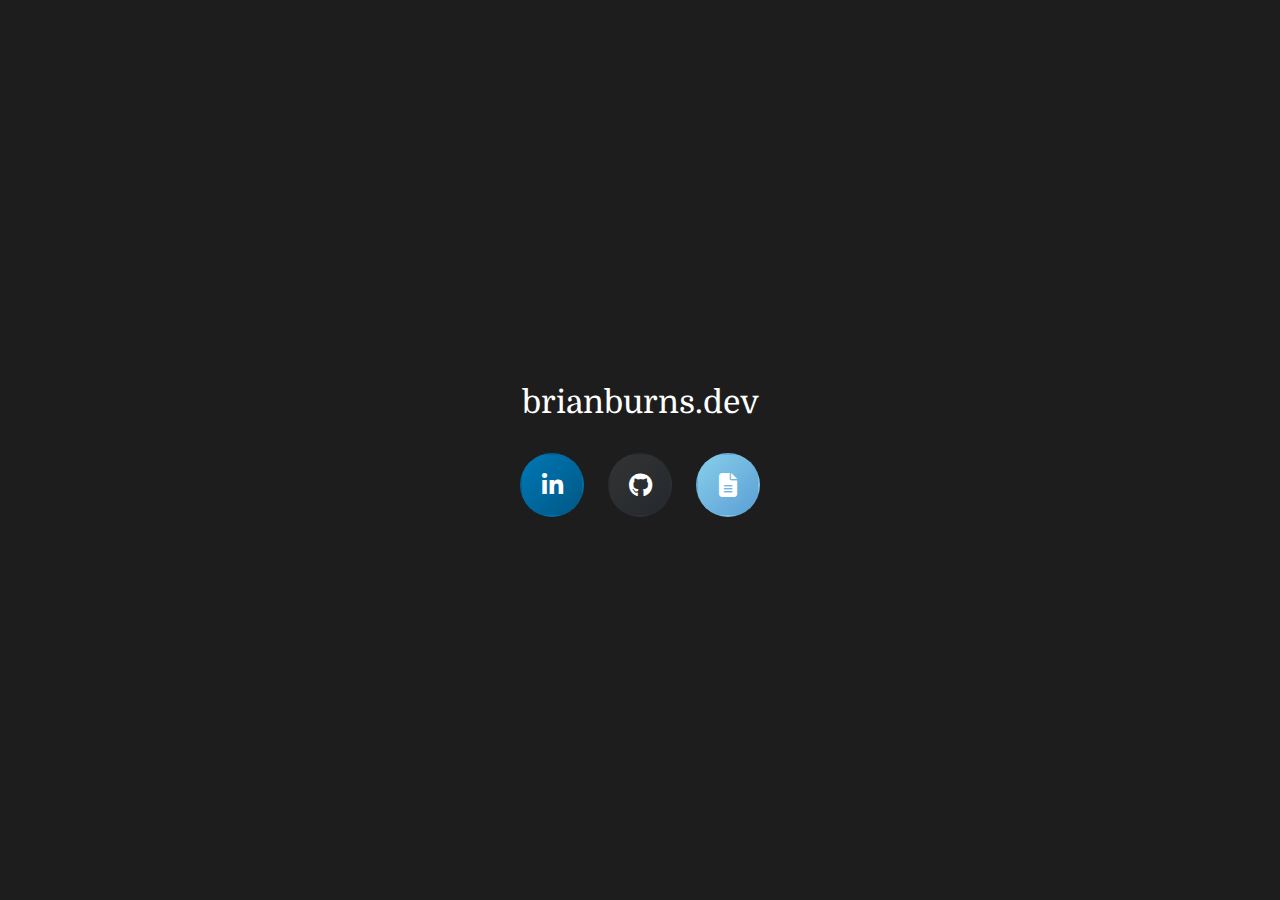
<file: index.html>
<!--   Brian Burns   - -
 - -   index.html    - -
 - - brianburns.dev  - -
 - - - - - - - - - - -->

<!DOCTYPE html>

<html>  <head>
    <meta charset="utf-8">

    <!-- Font Awesome Icons -->
    <link rel="stylesheet" href="css/fa.min.css">
    <link rel="stylesheet" href="css/solid.min.css">
    <link rel="stylesheet" href="css/brands.min.css">

    <!-- CSS -->
    <link rel="stylesheet" href="css/style.css" type="text/css">

    <title>brianburns.dev</title>
    <link rel="shortcut icon" href="favicon.ico"/>
  </head>
  <body>
    <div class="container">
      <div class="content">
        <span class="frontText">brianburns.dev</span>
        <div class="social-buttons">
          <a href="https://linkedin.com/in/brnbrns" target="_blank" class="social-btn linkedin">
            <i class="fab fa-linkedin-in"></i>
          </a>
          <a href="https://github.com/brnbrns" target="_blank" class="social-btn github">
            <i class="fab fa-github"></i>
          </a>
          <a href="resume.html" class="social-btn resume">
            <i class="fas fa-file-alt"></i>
          </a>
        </div>
      </div>
    </div>
  </body>
</html>
</file>
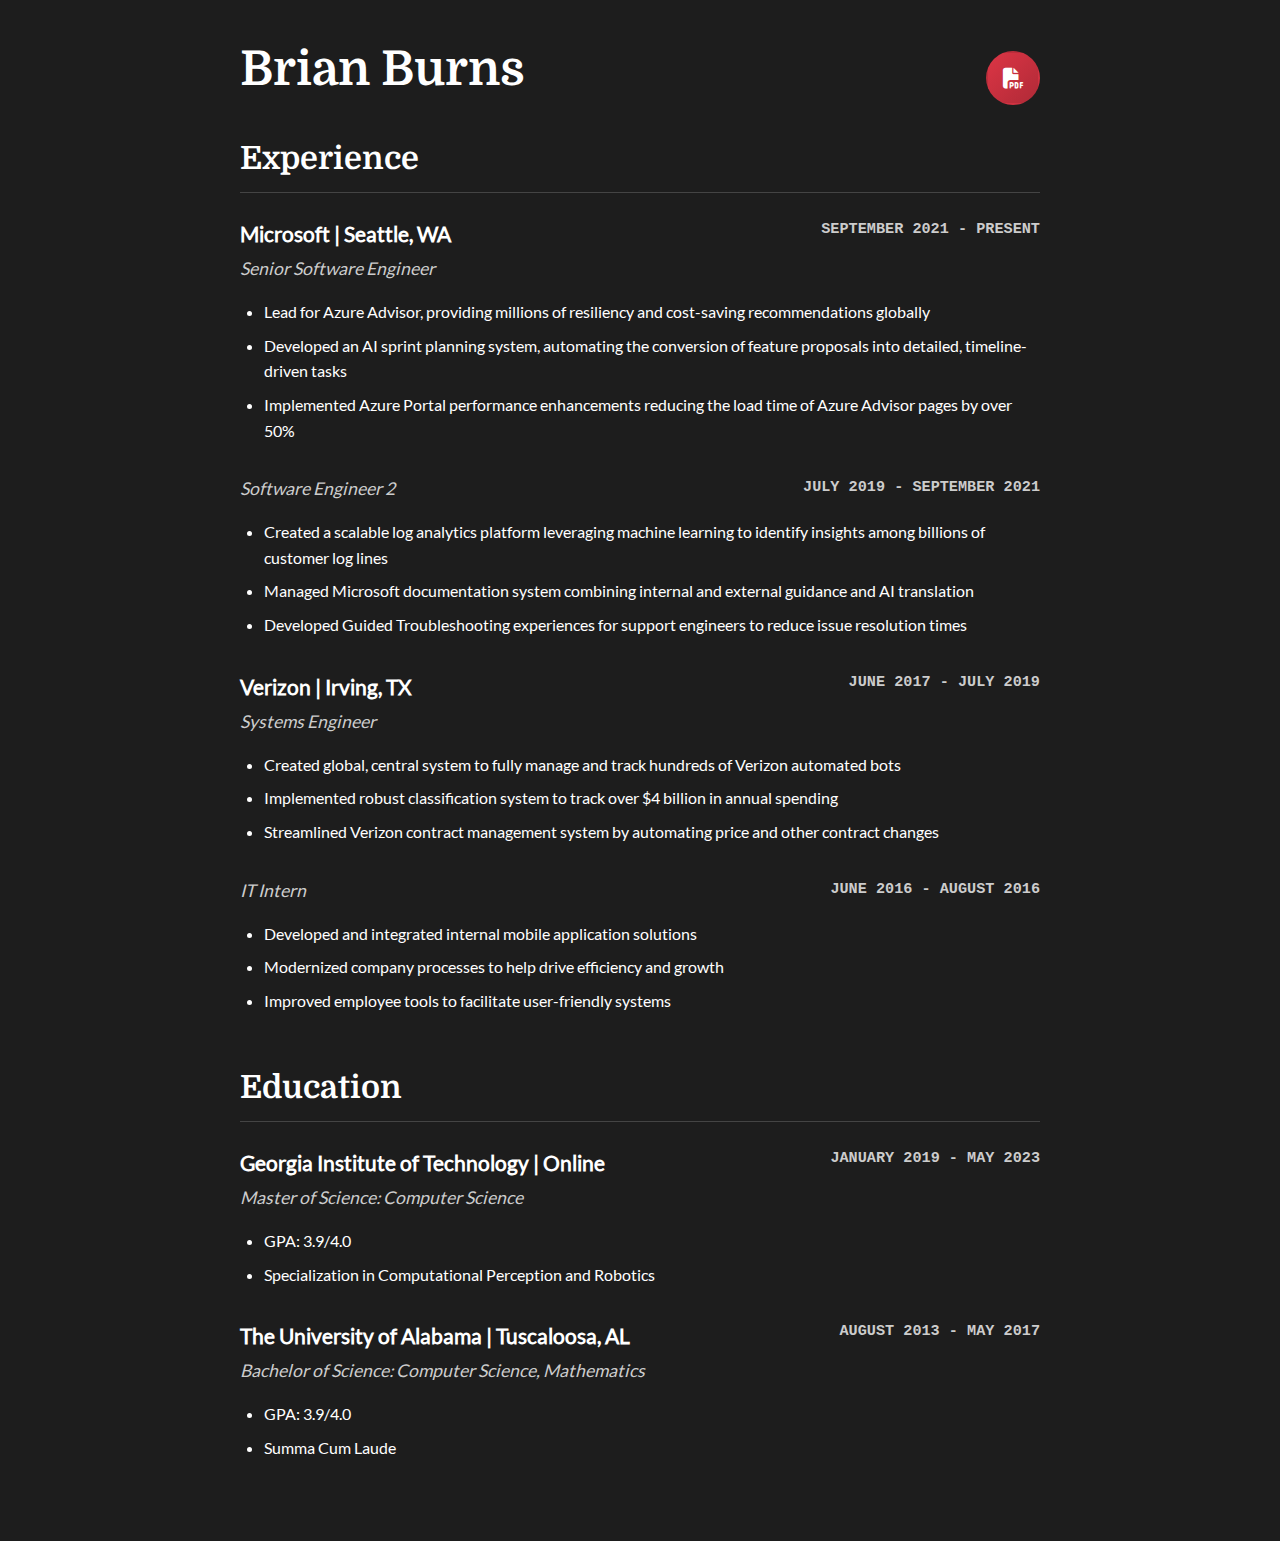
<file: resume.html>
<!--   Brian Burns   - -
 - -   resume.html  - -
 - - brianburns.dev  - -
 - - - - - - - - - - -->

<!DOCTYPE html>

<html>
  <head>
    <meta charset="utf-8">

    <!-- CSS -->
    <link rel="stylesheet" href="css/style.css" type="text/css">
    
    <!-- Font Awesome Icons -->
    <link rel="stylesheet" href="css/fa.min.css">
    <link rel="stylesheet" href="css/solid.min.css">
    <link rel="stylesheet" href="css/brands.min.css">

    <title>Brian Burns - Resume</title>
    <link rel="shortcut icon" href="favicon.ico"/>
  </head>
  
  <body>
    <div class="resume-container">
      <div class="resume-content">        <!-- Header -->
        <header class="resume-header">
          <div class="header-top">
            <h1 class="resume-name">Brian Burns</h1>
            <a href="resume.pdf" download class="pdf-download-btn">
              <i class="fas fa-file-pdf"></i>
            </a>
          </div>
        </header>

        <!-- Experience Section -->
        <section class="resume-section">
          <h2 class="section-title">Experience</h2>
          
          <div class="job">
            <div class="job-header">
              <div class="job-left">
                <h3 class="company">Microsoft | Seattle, WA</h3>
                <p class="job-title">Senior Software Engineer</p>
              </div>
              <div class="job-right">
                <p class="job-dates">SEPTEMBER 2021 - PRESENT</p>
              </div>
            </div>
            <ul class="job-bullets">
              <li>Lead for Azure Advisor, providing millions of resiliency and cost-saving recommendations globally</li>
              <li>Developed an AI sprint planning system, automating the conversion of feature proposals into detailed, timeline-driven tasks</li>
              <li>Implemented Azure Portal performance enhancements reducing the load time of Azure Advisor pages by over 50%</li>
            </ul>
          </div>

          <div class="job">
            <div class="job-header">
              <div class="job-left">
                <p class="job-title">Software Engineer 2</p>
              </div>
              <div class="job-right">
                <p class="job-dates">JULY 2019 - SEPTEMBER 2021</p>
              </div>
            </div>
            <ul class="job-bullets">
              <li>Created a scalable log analytics platform leveraging machine learning to identify insights among billions of customer log lines</li>
              <li>Managed Microsoft documentation system combining internal and external guidance and AI translation</li>
              <li>Developed Guided Troubleshooting experiences for support engineers to reduce issue resolution times</li>
            </ul>
          </div>

          <div class="job">
            <div class="job-header">
              <div class="job-left">
                <h3 class="company">Verizon | Irving, TX</h3>
                <p class="job-title">Systems Engineer</p>
              </div>
              <div class="job-right">
                <p class="job-dates">JUNE 2017 - JULY 2019</p>
              </div>
            </div>
            <ul class="job-bullets">
              <li>Created global, central system to fully manage and track hundreds of Verizon automated bots</li>
              <li>Implemented robust classification system to track over $4 billion in annual spending</li>
              <li>Streamlined Verizon contract management system by automating price and other contract changes</li>
            </ul>
          </div>

          <div class="job">
            <div class="job-header">
              <div class="job-left">
                <p class="job-title">IT Intern</p>
              </div>
              <div class="job-right">
                <p class="job-dates">JUNE 2016 - AUGUST 2016</p>
              </div>
            </div>
            <ul class="job-bullets">
              <li>Developed and integrated internal mobile application solutions</li>
              <li>Modernized company processes to help drive efficiency and growth</li>
              <li>Improved employee tools to facilitate user-friendly systems</li>
            </ul>
          </div>
        </section>

        <!-- Education Section -->
        <section class="resume-section">
          <h2 class="section-title">Education</h2>
          
          <div class="education">
            <div class="education-header">
              <div class="education-left">
                <h3 class="school">Georgia Institute of Technology | Online</h3>
                <p class="degree">Master of Science: Computer Science</p>
              </div>
              <div class="education-right">
                <p class="education-dates">JANUARY 2019 - MAY 2023</p>
              </div>
            </div>
            <ul class="education-details">
              <li>GPA: 3.9/4.0</li>
              <li>Specialization in Computational Perception and Robotics</li>
            </ul>
          </div>

          <div class="education">
            <div class="education-header">
              <div class="education-left">
                <h3 class="school">The University of Alabama | Tuscaloosa, AL</h3>
                <p class="degree">Bachelor of Science: Computer Science, Mathematics</p>
              </div>
              <div class="education-right">
                <p class="education-dates">AUGUST 2013 - MAY 2017</p>
              </div>
            </div>
            <ul class="education-details">
              <li>GPA: 3.9/4.0</li>
              <li>Summa Cum Laude</li>
            </ul>
          </div>
        </section>
      </div>
    </div>
  </body>
</html>
</file>
<file: css/style.css>
/******************
*   Brian Burns   *
*    style.css    *
* brianburns.dev  *
******************/

/* General Settings */

@font-face {
  font-family: Domine;
  src: url(../webfonts/Domine-VariableFont_wght.ttf);
}

@font-face {
  font-family: Lato;
  src: url(../webfonts/Lato-Regular.ttf);
}

body {
  font-family: Lato, Helvetica, Arial, sans-serif;
  height: 100vh;
  width: 100vw;
  margin: 0;
}

.container {
  background-color: #1d1d1d;
  display: flex;
  height: 100%;
  justify-content: center;
  align-items: center;
}

.content {
  text-align: center;
  display: flex;
  flex-direction: column;
  align-items: center;
  gap: 2rem;
}

.frontText {
  color: white;
  font-family: Domine, Lato, Helvetica, Arial, sans-serif;
  font-size: 2em;
  transition: 0.5s;
}

.frontText:hover {
  color: #87ceeb;
}

*::selection {
  background-color: white;
  color: #1d1d1d;
}

*::-moz-selection {
  background-color: white;
  color: #1d1d1d;
}

/* Social Buttons */
.social-buttons {
  display: flex;
  gap: 1.5rem;
  justify-content: center;
  align-items: center;
}

.social-btn {
  width: 60px;
  height: 60px;
  border-radius: 50%;
  display: flex;
  justify-content: center;
  align-items: center;
  text-decoration: none;
  color: white;
  font-size: 1.5rem;
  transition: all 0.3s ease;
  border: 2px solid transparent;
}

.social-btn:hover {
  transform: translateY(-5px);
  box-shadow: 0 10px 20px rgba(0, 0, 0, 0.3);
}

.linkedin {
  background: linear-gradient(135deg, #0077b5, #005885);
}

.linkedin:hover {
  background: linear-gradient(135deg, #005885, #004066);
  border-color: #0077b5;
}

.github {
  background: linear-gradient(135deg, #333, #24292e);
}

.github:hover {
  background: linear-gradient(135deg, #24292e, #1a1e22);
  border-color: #666;
}

.resume {
  background: linear-gradient(135deg, #87ceeb, #5a9fd4);
}

.resume:hover {
  background: linear-gradient(135deg, #5a9fd4, #4682b4);
  border-color: #87ceeb;
}

/* Resume Styles */
.resume-container {
  background-color: #1d1d1d;
  min-height: 100vh;
  padding: 2rem;
  color: white;
}

.resume-content {
  max-width: 800px;
  margin: 0 auto;
  font-family: Lato, Helvetica, Arial, sans-serif;
  line-height: 1.6;
}

.resume-header {
  text-align: left;
  margin-bottom: 0.5rem;
}

.header-top {
  display: flex;
  justify-content: space-between;
  align-items: center;
  gap: 2rem;
}

.resume-name {
  font-family: Domine, Lato, Helvetica, Arial, sans-serif;
  font-size: 3rem;
  font-weight: bold;
  margin: 0 0 1rem 0;
  transition: 0.5s;
  flex: 1;
}

.resume-name:hover {
  color: #87ceeb;
}

.pdf-download-btn {
  width: 50px;
  height: 50px;
  border-radius: 50%;
  display: flex;
  justify-content: center;
  align-items: center;
  text-decoration: none;
  color: white;
  font-size: 1.3rem;
  transition: all 0.3s ease;
  border: 2px solid transparent;
  background: linear-gradient(135deg, #dc3545, #b02a37);
  flex-shrink: 0;
}

.pdf-download-btn:hover {
  background: linear-gradient(135deg, #b02a37, #8b1e2b);
  transform: translateY(-3px);
  box-shadow: 0 8px 16px rgba(220, 53, 69, 0.3);
  border-color: #dc3545;
}

.resume-section {
  margin-bottom: 3rem;
}

.section-title {
  font-family: Domine, Lato, Helvetica, Arial, sans-serif;
  font-size: 2rem;
  font-weight: bold;
  margin: 0 0 1.5rem 0;
  border-bottom: 1px solid #444;
  padding-bottom: 0.5rem;
  transition: 0.5s;
}

.section-title:hover {
  color: #87ceeb;
}

.job, .education {
  margin-bottom: 2rem;
}

.job-header, .education-header {
  display: flex;
  justify-content: space-between;
  align-items: flex-start;
  margin-bottom: 0.5rem;
  flex-wrap: wrap;
}

.job-left, .education-left {
  flex: 1;
}

.job-right, .education-right {
  flex-shrink: 0;
  text-align: right;
}

.company, .school {
  font-size: 1.3rem;
  font-weight: bold;
  margin: 0 0 0.3rem 0;
  color: white;
}

.job-title, .degree {
  font-style: italic;
  margin: 0;
  color: #ccc;
  font-size: 1.1rem;
}

.job-dates, .education-dates {
  color: #ccc;
  font-family: monospace;
  font-weight: bold;
  margin: 0;
  font-size: 0.95rem;
}

.job-bullets, .education-details {
  margin: 1rem 0;
  padding-left: 1.5rem;
}

.job-bullets li, .education-details li {
  margin-bottom: 0.5rem;
  color: white;
}

/* Responsive Design for Resume */
@media only screen and (max-width: 768px) {
  .resume-container {
    padding: 1rem;
  }
  
  .header-top {
    gap: 1rem;
  }
  
  .resume-name {
    font-size: 2.2rem;
  }
  
  .pdf-download-btn {
    width: 45px;
    height: 45px;
    font-size: 1.1rem;
  }
  
  .job-header, .education-header {
    flex-direction: column;
  }
  
  .job-right, .education-right {
    text-align: left;
    margin-top: 0.5rem;
  }
  
  .section-title {
    font-size: 1.6rem;
  }
  
  .company, .school {
    font-size: 1.1rem;
  }
}

@media only screen and (max-width: 700px) {
  .frontText {
    font-size: 5em;
  }
  
  .social-buttons {
    gap: 1rem;
  }
  
  .social-btn {
    width: 50px;
    height: 50px;
    font-size: 1.2rem;
  }
}
</file>
<file: css/solid.min.css>
/*!
 * Font Awesome Free 6.7.2 by @fontawesome - https://fontawesome.com
 * License - https://fontawesome.com/license/free (Icons: CC BY 4.0, Fonts: SIL OFL 1.1, Code: MIT License)
 * Copyright 2024 Fonticons, Inc.
 */
:host,:root{--fa-style-family-classic:"Font Awesome 6 Free";--fa-font-solid:normal 900 1em/1 "Font Awesome 6 Free"}@font-face{font-family:"Font Awesome 6 Free";font-style:normal;font-weight:900;font-display:block;src:url(../webfonts/fa-solid-900.woff2) format("woff2"),url(../webfonts/fa-solid-900.ttf) format("truetype")}.fa-solid,.fas{font-weight:900}
</file>
<file: css/brands.min.css>
/*!
 * Font Awesome Free 6.7.2 by @fontawesome - https://fontawesome.com
 * License - https://fontawesome.com/license/free (Icons: CC BY 4.0, Fonts: SIL OFL 1.1, Code: MIT License)
 * Copyright 2024 Fonticons, Inc.
 */
:host,:root{--fa-style-family-brands:"Font Awesome 6 Brands";--fa-font-brands:normal 400 1em/1 "Font Awesome 6 Brands"}@font-face{font-family:"Font Awesome 6 Brands";font-style:normal;font-weight:400;font-display:block;src:url(../webfonts/fa-brands-400.woff2) format("woff2"),url(../webfonts/fa-brands-400.ttf) format("truetype")}.fa-brands,.fab{font-weight:400}.fa-monero{--fa:"\f3d0"}.fa-hooli{--fa:"\f427"}.fa-yelp{--fa:"\f1e9"}.fa-cc-visa{--fa:"\f1f0"}.fa-lastfm{--fa:"\f202"}.fa-shopware{--fa:"\f5b5"}.fa-creative-commons-nc{--fa:"\f4e8"}.fa-aws{--fa:"\f375"}.fa-redhat{--fa:"\f7bc"}.fa-yoast{--fa:"\f2b1"}.fa-cloudflare{--fa:"\e07d"}.fa-ups{--fa:"\f7e0"}.fa-pixiv{--fa:"\e640"}.fa-wpexplorer{--fa:"\f2de"}.fa-dyalog{--fa:"\f399"}.fa-bity{--fa:"\f37a"}.fa-stackpath{--fa:"\f842"}.fa-buysellads{--fa:"\f20d"}.fa-first-order{--fa:"\f2b0"}.fa-modx{--fa:"\f285"}.fa-guilded{--fa:"\e07e"}.fa-vnv{--fa:"\f40b"}.fa-js-square,.fa-square-js{--fa:"\f3b9"}.fa-microsoft{--fa:"\f3ca"}.fa-qq{--fa:"\f1d6"}.fa-orcid{--fa:"\f8d2"}.fa-java{--fa:"\f4e4"}.fa-invision{--fa:"\f7b0"}.fa-creative-commons-pd-alt{--fa:"\f4ed"}.fa-centercode{--fa:"\f380"}.fa-glide-g{--fa:"\f2a6"}.fa-drupal{--fa:"\f1a9"}.fa-jxl{--fa:"\e67b"}.fa-dart-lang{--fa:"\e693"}.fa-hire-a-helper{--fa:"\f3b0"}.fa-creative-commons-by{--fa:"\f4e7"}.fa-unity{--fa:"\e049"}.fa-whmcs{--fa:"\f40d"}.fa-rocketchat{--fa:"\f3e8"}.fa-vk{--fa:"\f189"}.fa-untappd{--fa:"\f405"}.fa-mailchimp{--fa:"\f59e"}.fa-css3-alt{--fa:"\f38b"}.fa-reddit-square,.fa-square-reddit{--fa:"\f1a2"}.fa-vimeo-v{--fa:"\f27d"}.fa-contao{--fa:"\f26d"}.fa-square-font-awesome{--fa:"\e5ad"}.fa-deskpro{--fa:"\f38f"}.fa-brave{--fa:"\e63c"}.fa-sistrix{--fa:"\f3ee"}.fa-instagram-square,.fa-square-instagram{--fa:"\e055"}.fa-battle-net{--fa:"\f835"}.fa-the-red-yeti{--fa:"\f69d"}.fa-hacker-news-square,.fa-square-hacker-news{--fa:"\f3af"}.fa-edge{--fa:"\f282"}.fa-threads{--fa:"\e618"}.fa-napster{--fa:"\f3d2"}.fa-snapchat-square,.fa-square-snapchat{--fa:"\f2ad"}.fa-google-plus-g{--fa:"\f0d5"}.fa-artstation{--fa:"\f77a"}.fa-markdown{--fa:"\f60f"}.fa-sourcetree{--fa:"\f7d3"}.fa-google-plus{--fa:"\f2b3"}.fa-diaspora{--fa:"\f791"}.fa-foursquare{--fa:"\f180"}.fa-stack-overflow{--fa:"\f16c"}.fa-github-alt{--fa:"\f113"}.fa-phoenix-squadron{--fa:"\f511"}.fa-pagelines{--fa:"\f18c"}.fa-algolia{--fa:"\f36c"}.fa-red-river{--fa:"\f3e3"}.fa-creative-commons-sa{--fa:"\f4ef"}.fa-safari{--fa:"\f267"}.fa-google{--fa:"\f1a0"}.fa-font-awesome-alt,.fa-square-font-awesome-stroke{--fa:"\f35c"}.fa-atlassian{--fa:"\f77b"}.fa-linkedin-in{--fa:"\f0e1"}.fa-digital-ocean{--fa:"\f391"}.fa-nimblr{--fa:"\f5a8"}.fa-chromecast{--fa:"\f838"}.fa-evernote{--fa:"\f839"}.fa-hacker-news{--fa:"\f1d4"}.fa-creative-commons-sampling{--fa:"\f4f0"}.fa-adversal{--fa:"\f36a"}.fa-creative-commons{--fa:"\f25e"}.fa-watchman-monitoring{--fa:"\e087"}.fa-fonticons{--fa:"\f280"}.fa-weixin{--fa:"\f1d7"}.fa-shirtsinbulk{--fa:"\f214"}.fa-codepen{--fa:"\f1cb"}.fa-git-alt{--fa:"\f841"}.fa-lyft{--fa:"\f3c3"}.fa-rev{--fa:"\f5b2"}.fa-windows{--fa:"\f17a"}.fa-wizards-of-the-coast{--fa:"\f730"}.fa-square-viadeo,.fa-viadeo-square{--fa:"\f2aa"}.fa-meetup{--fa:"\f2e0"}.fa-centos{--fa:"\f789"}.fa-adn{--fa:"\f170"}.fa-cloudsmith{--fa:"\f384"}.fa-opensuse{--fa:"\e62b"}.fa-pied-piper-alt{--fa:"\f1a8"}.fa-dribbble-square,.fa-square-dribbble{--fa:"\f397"}.fa-codiepie{--fa:"\f284"}.fa-node{--fa:"\f419"}.fa-mix{--fa:"\f3cb"}.fa-steam{--fa:"\f1b6"}.fa-cc-apple-pay{--fa:"\f416"}.fa-scribd{--fa:"\f28a"}.fa-debian{--fa:"\e60b"}.fa-openid{--fa:"\f19b"}.fa-instalod{--fa:"\e081"}.fa-files-pinwheel{--fa:"\e69f"}.fa-expeditedssl{--fa:"\f23e"}.fa-sellcast{--fa:"\f2da"}.fa-square-twitter,.fa-twitter-square{--fa:"\f081"}.fa-r-project{--fa:"\f4f7"}.fa-delicious{--fa:"\f1a5"}.fa-freebsd{--fa:"\f3a4"}.fa-vuejs{--fa:"\f41f"}.fa-accusoft{--fa:"\f369"}.fa-ioxhost{--fa:"\f208"}.fa-fonticons-fi{--fa:"\f3a2"}.fa-app-store{--fa:"\f36f"}.fa-cc-mastercard{--fa:"\f1f1"}.fa-itunes-note{--fa:"\f3b5"}.fa-golang{--fa:"\e40f"}.fa-kickstarter,.fa-square-kickstarter{--fa:"\f3bb"}.fa-grav{--fa:"\f2d6"}.fa-weibo{--fa:"\f18a"}.fa-uncharted{--fa:"\e084"}.fa-firstdraft{--fa:"\f3a1"}.fa-square-youtube,.fa-youtube-square{--fa:"\f431"}.fa-wikipedia-w{--fa:"\f266"}.fa-rendact,.fa-wpressr{--fa:"\f3e4"}.fa-angellist{--fa:"\f209"}.fa-galactic-republic{--fa:"\f50c"}.fa-nfc-directional{--fa:"\e530"}.fa-skype{--fa:"\f17e"}.fa-joget{--fa:"\f3b7"}.fa-fedora{--fa:"\f798"}.fa-stripe-s{--fa:"\f42a"}.fa-meta{--fa:"\e49b"}.fa-laravel{--fa:"\f3bd"}.fa-hotjar{--fa:"\f3b1"}.fa-bluetooth-b{--fa:"\f294"}.fa-square-letterboxd{--fa:"\e62e"}.fa-sticker-mule{--fa:"\f3f7"}.fa-creative-commons-zero{--fa:"\f4f3"}.fa-hips{--fa:"\f452"}.fa-css{--fa:"\e6a2"}.fa-behance{--fa:"\f1b4"}.fa-reddit{--fa:"\f1a1"}.fa-discord{--fa:"\f392"}.fa-chrome{--fa:"\f268"}.fa-app-store-ios{--fa:"\f370"}.fa-cc-discover{--fa:"\f1f2"}.fa-wpbeginner{--fa:"\f297"}.fa-confluence{--fa:"\f78d"}.fa-shoelace{--fa:"\e60c"}.fa-mdb{--fa:"\f8ca"}.fa-dochub{--fa:"\f394"}.fa-accessible-icon{--fa:"\f368"}.fa-ebay{--fa:"\f4f4"}.fa-amazon{--fa:"\f270"}.fa-unsplash{--fa:"\e07c"}.fa-yarn{--fa:"\f7e3"}.fa-square-steam,.fa-steam-square{--fa:"\f1b7"}.fa-500px{--fa:"\f26e"}.fa-square-vimeo,.fa-vimeo-square{--fa:"\f194"}.fa-asymmetrik{--fa:"\f372"}.fa-font-awesome,.fa-font-awesome-flag,.fa-font-awesome-logo-full{--fa:"\f2b4"}.fa-gratipay{--fa:"\f184"}.fa-apple{--fa:"\f179"}.fa-hive{--fa:"\e07f"}.fa-gitkraken{--fa:"\f3a6"}.fa-keybase{--fa:"\f4f5"}.fa-apple-pay{--fa:"\f415"}.fa-padlet{--fa:"\e4a0"}.fa-amazon-pay{--fa:"\f42c"}.fa-github-square,.fa-square-github{--fa:"\f092"}.fa-stumbleupon{--fa:"\f1a4"}.fa-fedex{--fa:"\f797"}.fa-phoenix-framework{--fa:"\f3dc"}.fa-shopify{--fa:"\e057"}.fa-neos{--fa:"\f612"}.fa-square-threads{--fa:"\e619"}.fa-hackerrank{--fa:"\f5f7"}.fa-researchgate{--fa:"\f4f8"}.fa-swift{--fa:"\f8e1"}.fa-angular{--fa:"\f420"}.fa-speakap{--fa:"\f3f3"}.fa-angrycreative{--fa:"\f36e"}.fa-y-combinator{--fa:"\f23b"}.fa-empire{--fa:"\f1d1"}.fa-envira{--fa:"\f299"}.fa-google-scholar{--fa:"\e63b"}.fa-gitlab-square,.fa-square-gitlab{--fa:"\e5ae"}.fa-studiovinari{--fa:"\f3f8"}.fa-pied-piper{--fa:"\f2ae"}.fa-wordpress{--fa:"\f19a"}.fa-product-hunt{--fa:"\f288"}.fa-firefox{--fa:"\f269"}.fa-linode{--fa:"\f2b8"}.fa-goodreads{--fa:"\f3a8"}.fa-odnoklassniki-square,.fa-square-odnoklassniki{--fa:"\f264"}.fa-jsfiddle{--fa:"\f1cc"}.fa-sith{--fa:"\f512"}.fa-themeisle{--fa:"\f2b2"}.fa-page4{--fa:"\f3d7"}.fa-hashnode{--fa:"\e499"}.fa-react{--fa:"\f41b"}.fa-cc-paypal{--fa:"\f1f4"}.fa-squarespace{--fa:"\f5be"}.fa-cc-stripe{--fa:"\f1f5"}.fa-creative-commons-share{--fa:"\f4f2"}.fa-bitcoin{--fa:"\f379"}.fa-keycdn{--fa:"\f3ba"}.fa-opera{--fa:"\f26a"}.fa-itch-io{--fa:"\f83a"}.fa-umbraco{--fa:"\f8e8"}.fa-galactic-senate{--fa:"\f50d"}.fa-ubuntu{--fa:"\f7df"}.fa-draft2digital{--fa:"\f396"}.fa-stripe{--fa:"\f429"}.fa-houzz{--fa:"\f27c"}.fa-gg{--fa:"\f260"}.fa-dhl{--fa:"\f790"}.fa-pinterest-square,.fa-square-pinterest{--fa:"\f0d3"}.fa-xing{--fa:"\f168"}.fa-blackberry{--fa:"\f37b"}.fa-creative-commons-pd{--fa:"\f4ec"}.fa-playstation{--fa:"\f3df"}.fa-quinscape{--fa:"\f459"}.fa-less{--fa:"\f41d"}.fa-blogger-b{--fa:"\f37d"}.fa-opencart{--fa:"\f23d"}.fa-vine{--fa:"\f1ca"}.fa-signal-messenger{--fa:"\e663"}.fa-paypal{--fa:"\f1ed"}.fa-gitlab{--fa:"\f296"}.fa-typo3{--fa:"\f42b"}.fa-reddit-alien{--fa:"\f281"}.fa-yahoo{--fa:"\f19e"}.fa-dailymotion{--fa:"\e052"}.fa-affiliatetheme{--fa:"\f36b"}.fa-pied-piper-pp{--fa:"\f1a7"}.fa-bootstrap{--fa:"\f836"}.fa-odnoklassniki{--fa:"\f263"}.fa-nfc-symbol{--fa:"\e531"}.fa-mintbit{--fa:"\e62f"}.fa-ethereum{--fa:"\f42e"}.fa-speaker-deck{--fa:"\f83c"}.fa-creative-commons-nc-eu{--fa:"\f4e9"}.fa-patreon{--fa:"\f3d9"}.fa-avianex{--fa:"\f374"}.fa-ello{--fa:"\f5f1"}.fa-gofore{--fa:"\f3a7"}.fa-bimobject{--fa:"\f378"}.fa-brave-reverse{--fa:"\e63d"}.fa-facebook-f{--fa:"\f39e"}.fa-google-plus-square,.fa-square-google-plus{--fa:"\f0d4"}.fa-web-awesome{--fa:"\e682"}.fa-mandalorian{--fa:"\f50f"}.fa-first-order-alt{--fa:"\f50a"}.fa-osi{--fa:"\f41a"}.fa-google-wallet{--fa:"\f1ee"}.fa-d-and-d-beyond{--fa:"\f6ca"}.fa-periscope{--fa:"\f3da"}.fa-fulcrum{--fa:"\f50b"}.fa-cloudscale{--fa:"\f383"}.fa-forumbee{--fa:"\f211"}.fa-mizuni{--fa:"\f3cc"}.fa-schlix{--fa:"\f3ea"}.fa-square-xing,.fa-xing-square{--fa:"\f169"}.fa-bandcamp{--fa:"\f2d5"}.fa-wpforms{--fa:"\f298"}.fa-cloudversify{--fa:"\f385"}.fa-usps{--fa:"\f7e1"}.fa-megaport{--fa:"\f5a3"}.fa-magento{--fa:"\f3c4"}.fa-spotify{--fa:"\f1bc"}.fa-optin-monster{--fa:"\f23c"}.fa-fly{--fa:"\f417"}.fa-square-bluesky{--fa:"\e6a3"}.fa-aviato{--fa:"\f421"}.fa-itunes{--fa:"\f3b4"}.fa-cuttlefish{--fa:"\f38c"}.fa-blogger{--fa:"\f37c"}.fa-flickr{--fa:"\f16e"}.fa-viber{--fa:"\f409"}.fa-soundcloud{--fa:"\f1be"}.fa-digg{--fa:"\f1a6"}.fa-tencent-weibo{--fa:"\f1d5"}.fa-letterboxd{--fa:"\e62d"}.fa-symfony{--fa:"\f83d"}.fa-maxcdn{--fa:"\f136"}.fa-etsy{--fa:"\f2d7"}.fa-facebook-messenger{--fa:"\f39f"}.fa-audible{--fa:"\f373"}.fa-think-peaks{--fa:"\f731"}.fa-bilibili{--fa:"\e3d9"}.fa-erlang{--fa:"\f39d"}.fa-x-twitter{--fa:"\e61b"}.fa-cotton-bureau{--fa:"\f89e"}.fa-dashcube{--fa:"\f210"}.fa-42-group,.fa-innosoft{--fa:"\e080"}.fa-stack-exchange{--fa:"\f18d"}.fa-elementor{--fa:"\f430"}.fa-pied-piper-square,.fa-square-pied-piper{--fa:"\e01e"}.fa-creative-commons-nd{--fa:"\f4eb"}.fa-palfed{--fa:"\f3d8"}.fa-superpowers{--fa:"\f2dd"}.fa-resolving{--fa:"\f3e7"}.fa-xbox{--fa:"\f412"}.fa-square-web-awesome-stroke{--fa:"\e684"}.fa-searchengin{--fa:"\f3eb"}.fa-tiktok{--fa:"\e07b"}.fa-facebook-square,.fa-square-facebook{--fa:"\f082"}.fa-renren{--fa:"\f18b"}.fa-linux{--fa:"\f17c"}.fa-glide{--fa:"\f2a5"}.fa-linkedin{--fa:"\f08c"}.fa-hubspot{--fa:"\f3b2"}.fa-deploydog{--fa:"\f38e"}.fa-twitch{--fa:"\f1e8"}.fa-flutter{--fa:"\e694"}.fa-ravelry{--fa:"\f2d9"}.fa-mixer{--fa:"\e056"}.fa-lastfm-square,.fa-square-lastfm{--fa:"\f203"}.fa-vimeo{--fa:"\f40a"}.fa-mendeley{--fa:"\f7b3"}.fa-uniregistry{--fa:"\f404"}.fa-figma{--fa:"\f799"}.fa-creative-commons-remix{--fa:"\f4ee"}.fa-cc-amazon-pay{--fa:"\f42d"}.fa-dropbox{--fa:"\f16b"}.fa-instagram{--fa:"\f16d"}.fa-cmplid{--fa:"\e360"}.fa-upwork{--fa:"\e641"}.fa-facebook{--fa:"\f09a"}.fa-gripfire{--fa:"\f3ac"}.fa-jedi-order{--fa:"\f50e"}.fa-uikit{--fa:"\f403"}.fa-fort-awesome-alt{--fa:"\f3a3"}.fa-phabricator{--fa:"\f3db"}.fa-ussunnah{--fa:"\f407"}.fa-earlybirds{--fa:"\f39a"}.fa-trade-federation{--fa:"\f513"}.fa-autoprefixer{--fa:"\f41c"}.fa-whatsapp{--fa:"\f232"}.fa-square-upwork{--fa:"\e67c"}.fa-slideshare{--fa:"\f1e7"}.fa-google-play{--fa:"\f3ab"}.fa-viadeo{--fa:"\f2a9"}.fa-line{--fa:"\f3c0"}.fa-google-drive{--fa:"\f3aa"}.fa-servicestack{--fa:"\f3ec"}.fa-simplybuilt{--fa:"\f215"}.fa-bitbucket{--fa:"\f171"}.fa-imdb{--fa:"\f2d8"}.fa-deezer{--fa:"\e077"}.fa-raspberry-pi{--fa:"\f7bb"}.fa-jira{--fa:"\f7b1"}.fa-docker{--fa:"\f395"}.fa-screenpal{--fa:"\e570"}.fa-bluetooth{--fa:"\f293"}.fa-gitter{--fa:"\f426"}.fa-d-and-d{--fa:"\f38d"}.fa-microblog{--fa:"\e01a"}.fa-cc-diners-club{--fa:"\f24c"}.fa-gg-circle{--fa:"\f261"}.fa-pied-piper-hat{--fa:"\f4e5"}.fa-kickstarter-k{--fa:"\f3bc"}.fa-yandex{--fa:"\f413"}.fa-readme{--fa:"\f4d5"}.fa-html5{--fa:"\f13b"}.fa-sellsy{--fa:"\f213"}.fa-square-web-awesome{--fa:"\e683"}.fa-sass{--fa:"\f41e"}.fa-wirsindhandwerk,.fa-wsh{--fa:"\e2d0"}.fa-buromobelexperte{--fa:"\f37f"}.fa-salesforce{--fa:"\f83b"}.fa-octopus-deploy{--fa:"\e082"}.fa-medapps{--fa:"\f3c6"}.fa-ns8{--fa:"\f3d5"}.fa-pinterest-p{--fa:"\f231"}.fa-apper{--fa:"\f371"}.fa-fort-awesome{--fa:"\f286"}.fa-waze{--fa:"\f83f"}.fa-bluesky{--fa:"\e671"}.fa-cc-jcb{--fa:"\f24b"}.fa-snapchat,.fa-snapchat-ghost{--fa:"\f2ab"}.fa-fantasy-flight-games{--fa:"\f6dc"}.fa-rust{--fa:"\e07a"}.fa-wix{--fa:"\f5cf"}.fa-behance-square,.fa-square-behance{--fa:"\f1b5"}.fa-supple{--fa:"\f3f9"}.fa-webflow{--fa:"\e65c"}.fa-rebel{--fa:"\f1d0"}.fa-css3{--fa:"\f13c"}.fa-staylinked{--fa:"\f3f5"}.fa-kaggle{--fa:"\f5fa"}.fa-space-awesome{--fa:"\e5ac"}.fa-deviantart{--fa:"\f1bd"}.fa-cpanel{--fa:"\f388"}.fa-goodreads-g{--fa:"\f3a9"}.fa-git-square,.fa-square-git{--fa:"\f1d2"}.fa-square-tumblr,.fa-tumblr-square{--fa:"\f174"}.fa-trello{--fa:"\f181"}.fa-creative-commons-nc-jp{--fa:"\f4ea"}.fa-get-pocket{--fa:"\f265"}.fa-perbyte{--fa:"\e083"}.fa-grunt{--fa:"\f3ad"}.fa-weebly{--fa:"\f5cc"}.fa-connectdevelop{--fa:"\f20e"}.fa-leanpub{--fa:"\f212"}.fa-black-tie{--fa:"\f27e"}.fa-themeco{--fa:"\f5c6"}.fa-python{--fa:"\f3e2"}.fa-android{--fa:"\f17b"}.fa-bots{--fa:"\e340"}.fa-free-code-camp{--fa:"\f2c5"}.fa-hornbill{--fa:"\f592"}.fa-js{--fa:"\f3b8"}.fa-ideal{--fa:"\e013"}.fa-git{--fa:"\f1d3"}.fa-dev{--fa:"\f6cc"}.fa-sketch{--fa:"\f7c6"}.fa-yandex-international{--fa:"\f414"}.fa-cc-amex{--fa:"\f1f3"}.fa-uber{--fa:"\f402"}.fa-github{--fa:"\f09b"}.fa-php{--fa:"\f457"}.fa-alipay{--fa:"\f642"}.fa-youtube{--fa:"\f167"}.fa-skyatlas{--fa:"\f216"}.fa-firefox-browser{--fa:"\e007"}.fa-replyd{--fa:"\f3e6"}.fa-suse{--fa:"\f7d6"}.fa-jenkins{--fa:"\f3b6"}.fa-twitter{--fa:"\f099"}.fa-rockrms{--fa:"\f3e9"}.fa-pinterest{--fa:"\f0d2"}.fa-buffer{--fa:"\f837"}.fa-npm{--fa:"\f3d4"}.fa-yammer{--fa:"\f840"}.fa-btc{--fa:"\f15a"}.fa-dribbble{--fa:"\f17d"}.fa-stumbleupon-circle{--fa:"\f1a3"}.fa-internet-explorer{--fa:"\f26b"}.fa-stubber{--fa:"\e5c7"}.fa-telegram,.fa-telegram-plane{--fa:"\f2c6"}.fa-old-republic{--fa:"\f510"}.fa-odysee{--fa:"\e5c6"}.fa-square-whatsapp,.fa-whatsapp-square{--fa:"\f40c"}.fa-node-js{--fa:"\f3d3"}.fa-edge-legacy{--fa:"\e078"}.fa-slack,.fa-slack-hash{--fa:"\f198"}.fa-medrt{--fa:"\f3c8"}.fa-usb{--fa:"\f287"}.fa-tumblr{--fa:"\f173"}.fa-vaadin{--fa:"\f408"}.fa-quora{--fa:"\f2c4"}.fa-square-x-twitter{--fa:"\e61a"}.fa-reacteurope{--fa:"\f75d"}.fa-medium,.fa-medium-m{--fa:"\f23a"}.fa-amilia{--fa:"\f36d"}.fa-mixcloud{--fa:"\f289"}.fa-flipboard{--fa:"\f44d"}.fa-viacoin{--fa:"\f237"}.fa-critical-role{--fa:"\f6c9"}.fa-sitrox{--fa:"\e44a"}.fa-discourse{--fa:"\f393"}.fa-joomla{--fa:"\f1aa"}.fa-mastodon{--fa:"\f4f6"}.fa-airbnb{--fa:"\f834"}.fa-wolf-pack-battalion{--fa:"\f514"}.fa-buy-n-large{--fa:"\f8a6"}.fa-gulp{--fa:"\f3ae"}.fa-creative-commons-sampling-plus{--fa:"\f4f1"}.fa-strava{--fa:"\f428"}.fa-ember{--fa:"\f423"}.fa-canadian-maple-leaf{--fa:"\f785"}.fa-teamspeak{--fa:"\f4f9"}.fa-pushed{--fa:"\f3e1"}.fa-wordpress-simple{--fa:"\f411"}.fa-nutritionix{--fa:"\f3d6"}.fa-wodu{--fa:"\e088"}.fa-google-pay{--fa:"\e079"}.fa-intercom{--fa:"\f7af"}.fa-zhihu{--fa:"\f63f"}.fa-korvue{--fa:"\f42f"}.fa-pix{--fa:"\e43a"}.fa-steam-symbol{--fa:"\f3f6"}
</file>
